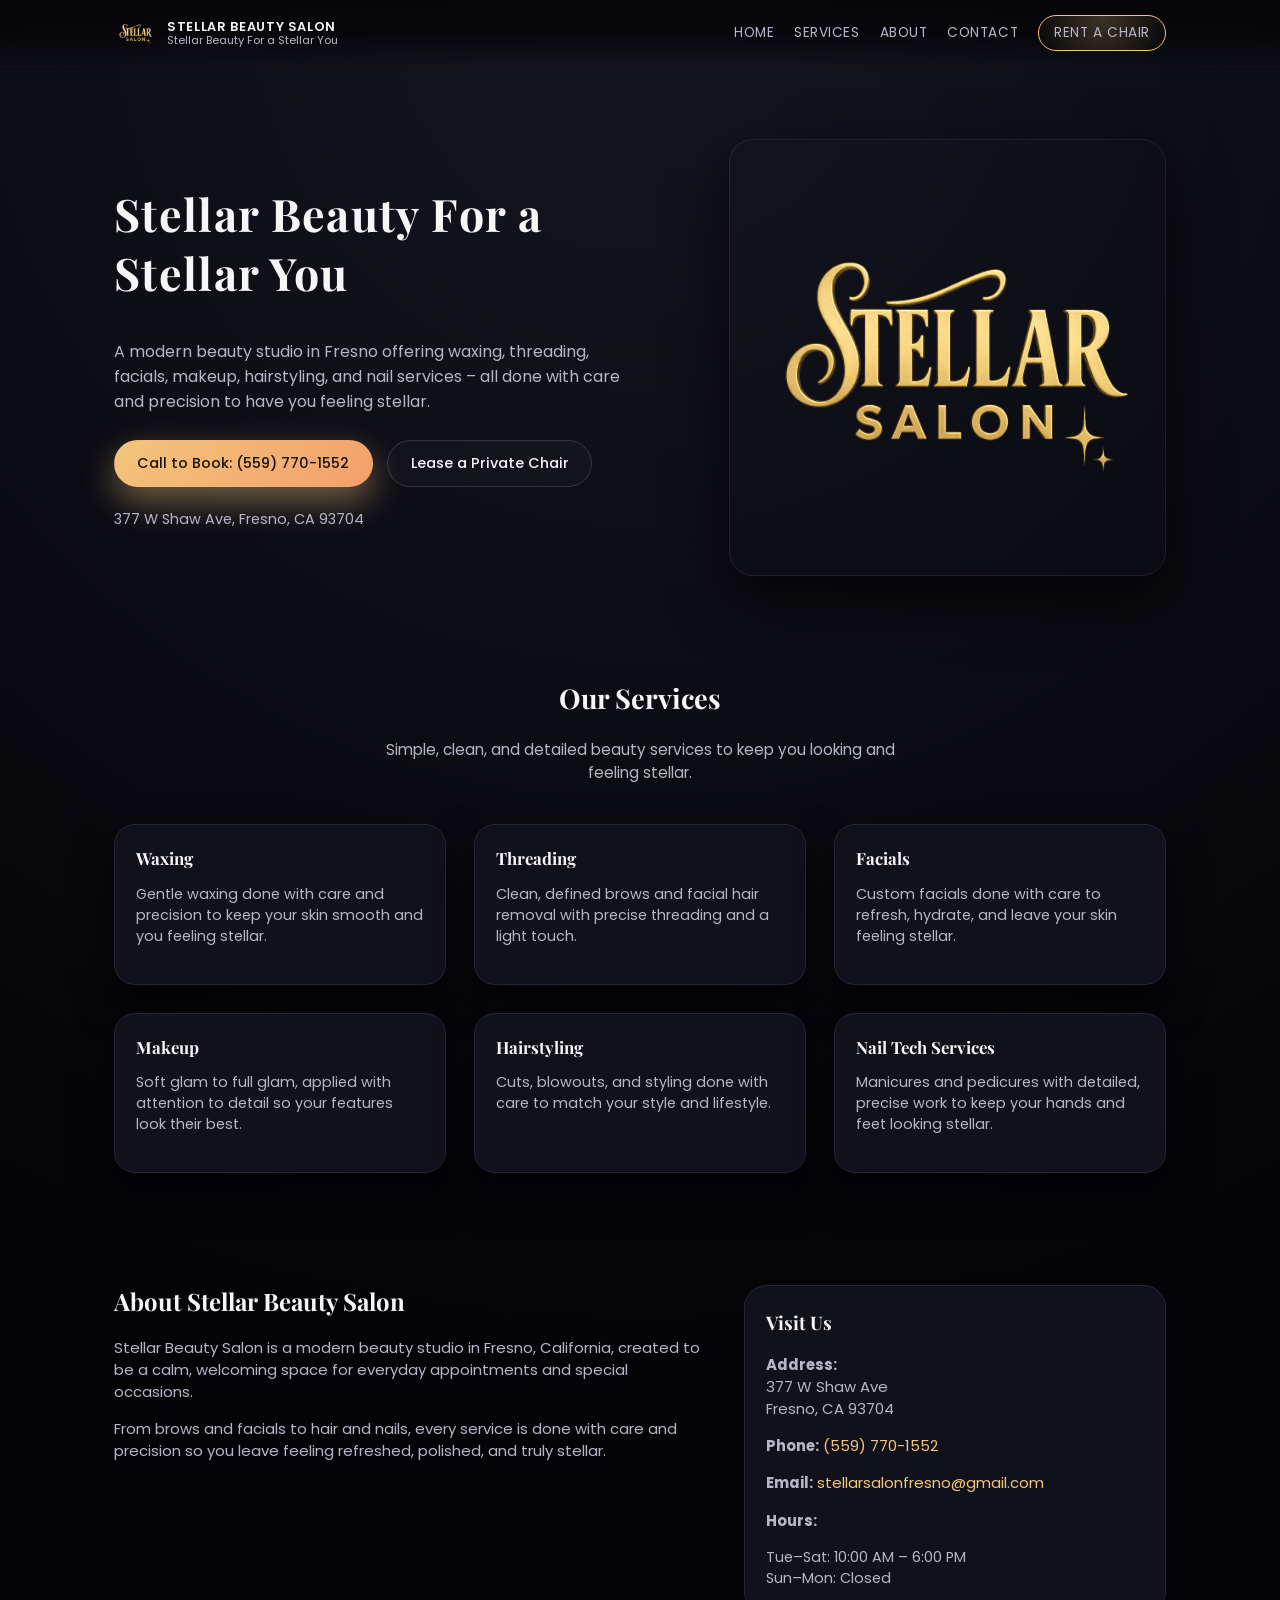
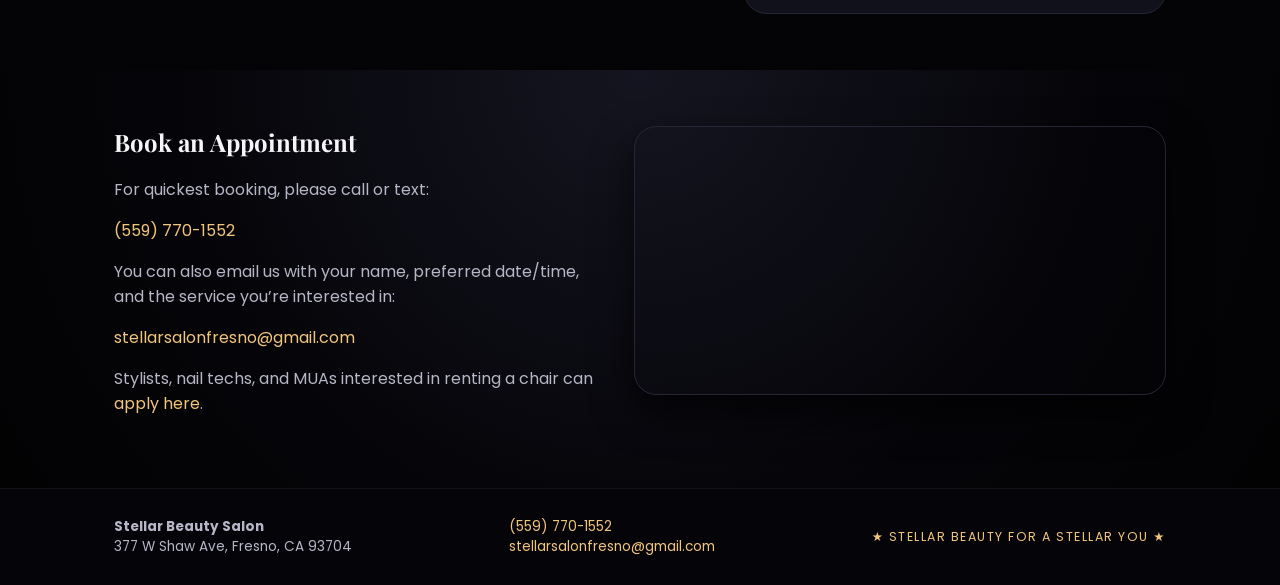
<file: index.html>
<!DOCTYPE html>
<html lang="en">
<head>
  <meta charset="UTF-8" />
  <title>Stellar Beauty Salon – Fresno, CA</title>
  <meta name="viewport" content="width=device-width, initial-scale=1" />
  <meta name="description" content="Stellar Beauty Salon in Fresno, CA offering waxing, threading, facials, makeup, hairstyling, and nail services. Stellar Beauty For a Stellar You." />
  <link rel="preconnect" href="https://fonts.googleapis.com">
  <link rel="preconnect" href="https://fonts.gstatic.com" crossorigin>
  <link href="https://fonts.googleapis.com/css2?family=Playfair+Display:wght@500;700&family=Poppins:wght@300;400;500;600&display=swap" rel="stylesheet">
  <link rel="stylesheet" href="styles.css" />
</head>
<body>
  <header class="site-header">
    <div class="container nav-container">
      <div class="logo">
        <img src="stellar-logo.png" alt="Stellar Salon logo" class="logo-image" />
        <div class="logo-text">
          <span class="logo-name">Stellar Beauty Salon</span>
          <span class="logo-tagline">Stellar Beauty For a Stellar You</span>
        </div>
      </div>
      <nav class="main-nav">
        <a href="#hero">Home</a>
        <a href="#services">Services</a>
        <a href="#about">About</a>
        <a href="#contact">Contact</a>
        <a href="rent-a-chair.html" class="nav-cta">Rent a Chair</a>
      </nav>
      <button class="nav-toggle" aria-label="Toggle navigation">
        ☰
      </button>
    </div>
  </header>

  <main>
    <!-- HERO -->
    <section id="hero" class="hero">
      <div class="container hero-inner">
        <div class="hero-content">
          <h1>Stellar Beauty For a Stellar You</h1>
          <p>
            A modern beauty studio in Fresno offering waxing, threading, facials, makeup, hairstyling, and nail services – all done with care and precision to have you feeling stellar.
          </p>
          <div class="hero-actions">
            <a href="tel:+15597701552" class="btn primary">Call to Book: (559) 770-1552</a>
            <a href="rent-a-chair.html" class="btn ghost">Lease a Private Chair</a>
          </div>
          <div class="hero-location">
            377 W Shaw Ave, Fresno, CA 93704
          </div>
        </div>
        <div class="hero-image">
          <div class="hero-photo primary-photo">
  <img src="stellar-logo.png" alt="Stellar Beauty Salon Logo" style="object-fit: contain; background: transparent;" />
</div>
        </div>
      </div>
    </section>

    <!-- SERVICES -->
    <section id="services" class="section">
      <div class="container">
        <div class="section-header">
          <h2>Our Services</h2>
          <p>Simple, clean, and detailed beauty services to keep you looking and feeling stellar.</p>
        </div>
        <div class="services-grid">
          <article class="service-card">
            <h3>Waxing</h3>
            <p>Gentle waxing done with care and precision to keep your skin smooth and you feeling stellar.</p>
          </article>
          <article class="service-card">
            <h3>Threading</h3>
            <p>Clean, defined brows and facial hair removal with precise threading and a light touch.</p>
          </article>
          <article class="service-card">
            <h3>Facials</h3>
            <p>Custom facials done with care to refresh, hydrate, and leave your skin feeling stellar.</p>
          </article>
          <article class="service-card">
            <h3>Makeup</h3>
            <p>Soft glam to full glam, applied with attention to detail so your features look their best.</p>
          </article>
          <article class="service-card">
            <h3>Hairstyling</h3>
            <p>Cuts, blowouts, and styling done with care to match your style and lifestyle.</p>
          </article>
          <article class="service-card">
            <h3>Nail Tech Services</h3>
            <p>Manicures and pedicures with detailed, precise work to keep your hands and feet looking stellar.</p>
          </article>
        </div>
      </div>
    </section>

    <!-- ABOUT -->
    <section id="about" class="section">
      <div class="container about-grid">
        <div>
          <h2>About Stellar Beauty Salon</h2>
          <p>
            Stellar Beauty Salon is a modern beauty studio in Fresno, California, created to be a calm, welcoming space for everyday appointments and special occasions.
          </p>
          <p>
            From brows and facials to hair and nails, every service is done with care and precision so you leave feeling refreshed, polished, and truly stellar.
          </p>
        </div>
        <div class="about-highlight">
          <h3>Visit Us</h3>
          <p><strong>Address:</strong><br>377 W Shaw Ave<br>Fresno, CA 93704</p>
          <p><strong>Phone:</strong> <a href="tel:+15597701552">(559) 770-1552</a></p>
          <p><strong>Email:</strong> <a href="mailto:stellarsalonfresno@gmail.com">stellarsalonfresno@gmail.com</a></p>
          <p class="about-hours-title"><strong>Hours:</strong></p>
          <ul class="hours-list">
            <li>Tue–Sat: 10:00 AM – 6:00 PM</li>
            <li>Sun–Mon: Closed</li>
          </ul>
        </div>
      </div>
    </section>

    <!-- CONTACT -->
    <section id="contact" class="section section-alt">
      <div class="container contact-grid">
        <div>
          <h2>Book an Appointment</h2>
          <p>
            For quickest booking, please call or text:
          </p>
          <p class="contact-highlight">
            <a href="tel:+15597701552">(559) 770-1552</a>
          </p>
          <p>
            You can also email us with your name, preferred date/time, and the service you’re interested in:
          </p>
          <p>
            <a href="mailto:stellarsalonfresno@gmail.com">stellarsalonfresno@gmail.com</a>
          </p>
          <p>
            Stylists, nail techs, and MUAs interested in renting a chair can
            <a href="rent-a-chair.html">apply here</a>.
          </p>
        </div>
        <div class="map-wrapper">
          <iframe
            title="Stellar Beauty Salon Location Map"
            loading="lazy"
            referrerpolicy="no-referrer-when-downgrade"
            src="https://www.google.com/maps?q=377+W+Shaw+Ave,+Fresno,+CA+93704&output=embed">
          </iframe>
        </div>
      </div>
    </section>
  </main>

  <footer class="site-footer">
    <div class="container footer-inner">
      <div>
        <strong>Stellar Beauty Salon</strong><br />
        377 W Shaw Ave, Fresno, CA 93704
      </div>
      <div>
        <a href="tel:+15597701552">(559) 770-1552</a><br />
        <a href="mailto:stellarsalonfresno@gmail.com">stellarsalonfresno@gmail.com</a>
      </div>
      <div class="footer-tagline">
        ★ Stellar Beauty For a Stellar You ★
      </div>
    </div>
  </footer>

  <script>
    // Simple mobile nav toggle
    const toggle = document.querySelector('.nav-toggle');
    const nav = document.querySelector('.main-nav');
    if (toggle && nav) {
      toggle.addEventListener('click', () => {
        nav.classList.toggle('nav-open');
      });
    }
  </script>
</body>
</html>
</file>
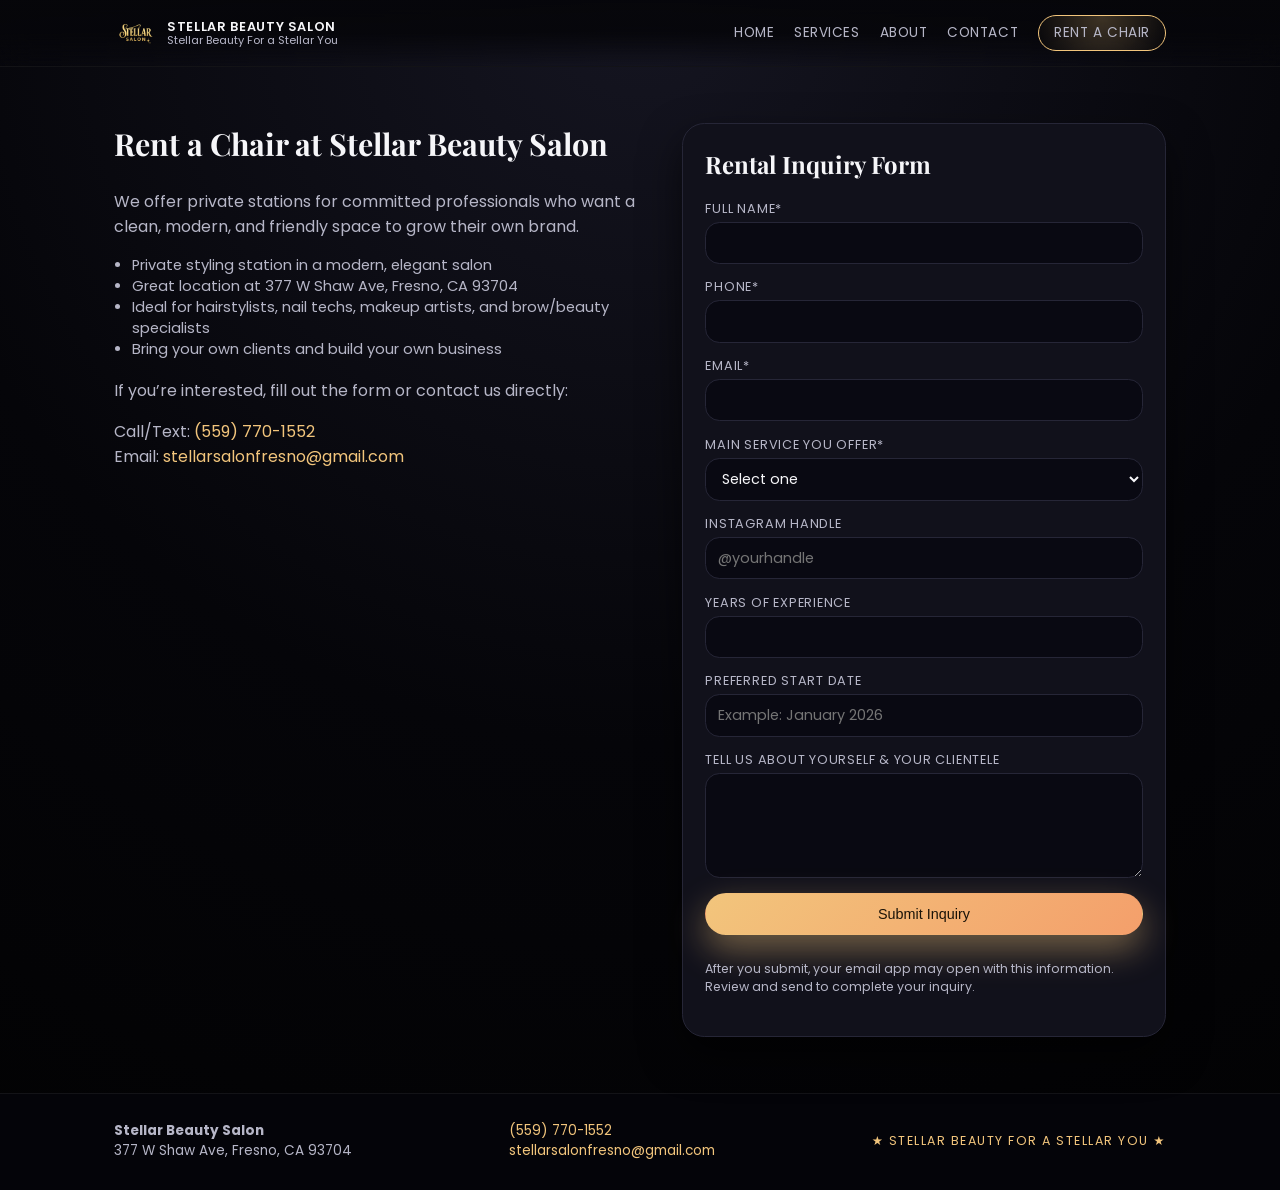
<file: rent-a-chair.html>
<!DOCTYPE html>
<html lang="en">
<head>
  <meta charset="UTF-8" />
  <title>Rent a Chair – Stellar Beauty Salon</title>
  <meta name="viewport" content="width=device-width, initial-scale=1" />
  <meta name="description" content="Apply to rent a chair at Stellar Beauty Salon in Fresno, CA. Private stations for hairstylists, nail techs, and makeup artists." />
  <link rel="preconnect" href="https://fonts.googleapis.com">
  <link rel="preconnect" href="https://fonts.gstatic.com" crossorigin>
  <link href="https://fonts.googleapis.com/css2?family=Playfair+Display:wght@500;700&family=Poppins:wght@300;400;500;600&display=swap" rel="stylesheet">
  <link rel="stylesheet" href="styles.css" />
</head>
<body>
  <header class="site-header">
    <div class="container nav-container">
      <div class="logo">
        <img src="stellar-logo.png" alt="Stellar Salon logo" class="logo-image" />
        <div class="logo-text">
          <span class="logo-name">Stellar Beauty Salon</span>
          <span class="logo-tagline">Stellar Beauty For a Stellar You</span>
        </div>
      </div>
      <nav class="main-nav">
        <a href="index.html#hero">Home</a>
        <a href="index.html#services">Services</a>
        <a href="index.html#about">About</a>
        <a href="index.html#contact">Contact</a>
        <a href="rent-a-chair.html" class="nav-cta">Rent a Chair</a>
      </nav>
      <button class="nav-toggle" aria-label="Toggle navigation">
        ☰
      </button>
    </div>
  </header>

  <main>
    <section class="section">
      <div class="container rent-grid">
        <div>
          <h1>Rent a Chair at Stellar Beauty Salon</h1>
          <p>
            We offer private stations for committed professionals who want a clean, modern, and friendly space to grow their own brand.
          </p>
          <ul class="rent-list">
            <li>Private styling station in a modern, elegant salon</li>
            <li>Great location at 377 W Shaw Ave, Fresno, CA 93704</li>
            <li>Ideal for hairstylists, nail techs, makeup artists, and brow/beauty specialists</li>
            <li>Bring your own clients and build your own business</li>
          </ul>
          <p>
            If you’re interested, fill out the form or contact us directly:
          </p>
          <p class="contact-highlight">
            Call/Text: <a href="tel:+15597701552">(559) 770-1552</a><br />
            Email: <a href="mailto:stellarsalonfresno@gmail.com">stellarsalonfresno@gmail.com</a>
          </p>
        </div>

        <div class="card">
          <h2>Rental Inquiry Form</h2>
          <form
            class="rent-form"
            action="mailto:stellarsalonfresno@gmail.com"
            method="post"
            enctype="text/plain"
          >
            <div class="form-group">
              <label for="name">Full Name*</label>
              <input type="text" id="name" name="Full Name" required />
            </div>
            <div class="form-group">
              <label for="phone">Phone*</label>
              <input type="tel" id="phone" name="Phone" required />
            </div>
            <div class="form-group">
              <label for="email">Email*</label>
              <input type="email" id="email" name="Email" required />
            </div>
            <div class="form-group">
              <label for="role">Main Service You Offer*</label>
              <select id="role" name="Main Service" required>
                <option value="">Select one</option>
                <option>Hairstylist</option>
                <option>Nail Tech</option>
                <option>Makeup Artist</option>
                <option>Waxing / Threading</option>
                <option>Esthetician / Facials</option>
                <option>Other Beauty Service</option>
              </select>
            </div>
            <div class="form-group">
              <label for="instagram">Instagram Handle</label>
              <input type="text" id="instagram" name="Instagram" placeholder="@yourhandle" />
            </div>
            <div class="form-group">
              <label for="experience">Years of Experience</label>
              <input type="text" id="experience" name="Years of Experience" />
            </div>
            <div class="form-group">
              <label for="start">Preferred Start Date</label>
              <input type="text" id="start" name="Preferred Start Date" placeholder="Example: January 2026" />
            </div>
            <div class="form-group">
              <label for="message">Tell us about yourself & your clientele</label>
              <textarea id="message" name="Message" rows="4"></textarea>
            </div>
            <button type="submit" class="btn primary full-width">
              Submit Inquiry
            </button>
            <p class="form-note">
              After you submit, your email app may open with this information.
              Review and send to complete your inquiry.
            </p>
          </form>
        </div>
      </div>
    </section>
  </main>

  <footer class="site-footer">
    <div class="container footer-inner">
      <div>
        <strong>Stellar Beauty Salon</strong><br />
        377 W Shaw Ave, Fresno, CA 93704
      </div>
      <div>
        <a href="tel:+15597701552">(559) 770-1552</a><br />
        <a href="mailto:stellarsalonfresno@gmail.com">stellarsalonfresno@gmail.com</a>
      </div>
      <div class="footer-tagline">
        ★ Stellar Beauty For a Stellar You ★
      </div>
    </div>
  </footer>

  <script>
    const toggle = document.querySelector('.nav-toggle');
    const nav = document.querySelector('.main-nav');
    if (toggle && nav) {
      toggle.addEventListener('click', () => {
        nav.classList.toggle('nav-open');
      });
    }
  </script>
</body>
</html>
</file>
<file: styles.css>
:root {
  --bg: #06060a;
  --bg-alt: #0d0d14;
  --card-bg: #11111b;
  --accent: #f2c57c;
  --accent-soft: rgba(242, 197, 124, 0.16);
  --text-main: #f6f6f9;
  --text-muted: #b6b6c7;
  --border-subtle: #262637;
}

/* Reset-ish */
*,
*::before,
*::after {
  box-sizing: border-box;
}

body {
  margin: 0;
  font-family: "Poppins", system-ui, -apple-system, BlinkMacSystemFont, sans-serif;
  background: radial-gradient(circle at top, #151521 0, #050509 55%, #020203 100%);
  color: var(--text-main);
  -webkit-font-smoothing: antialiased;
}

img {
  max-width: 100%;
  display: block;
}

a {
  color: var(--accent);
  text-decoration: none;
}

a:hover {
  text-decoration: underline;
}

h1,
h2,
h3 {
  font-family: "Playfair Display", "Times New Roman", serif;
  margin-top: 0;
}

/* Layout helpers */

.container {
  width: 100%;
  max-width: 1100px;
  margin: 0 auto;
  padding: 0 1.5rem;
}

/* Header / Nav */

.site-header {
  position: sticky;
  top: 0;
  z-index: 40;
  background: linear-gradient(to bottom, rgba(6,6,10,0.96), rgba(6,6,10,0.9), transparent);
  backdrop-filter: blur(18px);
  border-bottom: 1px solid rgba(255,255,255,0.05);
}

.nav-container {
  display: flex;
  align-items: center;
  justify-content: space-between;
  padding: 0.75rem 1.5rem;
}

.logo {
  display: flex;
  align-items: center;
  gap: 0.7rem;
}

.logo-mark {
  width: 32px;
  height: 32px;
  border-radius: 999px;
  border: 1px solid var(--accent);
  display: inline-flex;
  align-items: center;
  justify-content: center;
  font-size: 0.75rem;
  background: radial-gradient(circle at top, #f2c57c 0, #8a5a2c 50%, #0b0b10 100%);
  box-shadow: 0 0 18px rgba(242, 197, 124, 0.55);
}

.logo-text {
  display: flex;
  flex-direction: column;
  line-height: 1.1;
}

.logo-name {
  font-weight: 600;
  letter-spacing: 0.05em;
  text-transform: uppercase;
  font-size: 0.8rem;
}

.logo-tagline {
  font-size: 0.7rem;
  color: var(--text-muted);
}

.main-nav {
  display: flex;
  gap: 1.25rem;
  align-items: center;
  font-size: 0.85rem;
}

.main-nav a {
  color: var(--text-muted);
  text-decoration: none;
  letter-spacing: 0.04em;
  text-transform: uppercase;
}

.main-nav a:hover {
  color: var(--accent);
}

.nav-cta {
  padding: 0.45rem 0.95rem;
  border-radius: 999px;
  border: 1px solid var(--accent);
  background: radial-gradient(circle at top, rgba(242,197,124,0.24), rgba(6,6,10,0.9));
  color: var(--text-main);
}

.nav-toggle {
  display: none;
  background: transparent;
  border: none;
  color: var(--text-main);
  font-size: 1.25rem;
}

/* Hero */

.hero {
  padding: 4.5rem 0 3rem;
}

.hero-inner {
  display: grid;
  grid-template-columns: minmax(0, 1.3fr) minmax(0, 1fr);
  gap: 3rem;
  align-items: center;
}

.hero-content h1 {
  font-size: clamp(2.2rem, 4vw, 2.8rem);
  letter-spacing: 0.03em;
}

.hero-content p {
  margin-top: 1rem;
  color: var(--text-muted);
  max-width: 32rem;
}

.hero-actions {
  display: flex;
  flex-wrap: wrap;
  gap: 0.9rem;
  margin-top: 1.6rem;
}

.hero-location {
  margin-top: 1.4rem;
  font-size: 0.9rem;
  color: var(--text-muted);
}

/* Buttons */

.btn {
  display: inline-flex;
  align-items: center;
  justify-content: center;
  padding: 0.75rem 1.4rem;
  border-radius: 999px;
  border: 1px solid transparent;
  font-size: 0.9rem;
  font-weight: 500;
  cursor: pointer;
  text-decoration: none;
  transition: transform 0.12s ease, box-shadow 0.12s ease, background 0.12s ease, border-color 0.12s ease;
}

.btn.primary {
  background: linear-gradient(135deg, #f2c57c, #f49f6b);
  color: #1a1308;
  box-shadow: 0 14px 35px rgba(242, 197, 124, 0.45);
}

.btn.primary:hover {
  transform: translateY(-1px);
  box-shadow: 0 18px 45px rgba(242, 197, 124, 0.6);
}

.btn.ghost {
  background: rgba(255,255,255,0.02);
  border-color: rgba(255,255,255,0.14);
  color: var(--text-main);
}

.btn.ghost:hover {
  border-color: var(--accent);
  background: rgba(255,255,255,0.04);
}

.btn.full-width {
  width: 100%;
}

/* Hero image */

.hero-image {
  position: relative;
  display: grid;
  gap: 1.5rem;
}

.hero-photo {
  border-radius: 1.5rem;
  overflow: hidden;
  border: 1px solid rgba(255,255,255,0.08);
  box-shadow: 0 22px 60px rgba(0,0,0,0.75);
}

.hero-photo img {
  width: 100%;
  height: auto;
  object-fit: contain !important;
}

.secondary-photo {
  max-width: 72%;
  justify-self: flex-end;
  margin-top: -2.75rem;
}

/* Sections */

.section {
  padding: 3.5rem 0;
}

.section-alt {
  background: radial-gradient(circle at top, #151521 0, #050509 60%, #020203 100%);
}

.section-header {
  text-align: center;
  max-width: 34rem;
  margin: 0 auto 2.5rem;
}

.section-header h2 {
  font-size: 1.7rem;
}

.section-header p {
  color: var(--text-muted);
  font-size: 0.95rem;
}

/* Services */

.services-grid {
  display: grid;
  grid-template-columns: repeat(3, minmax(0, 1fr));
  gap: 1.75rem;
}

.service-card {
  background: var(--card-bg);
  border-radius: 1.3rem;
  padding: 1.4rem 1.3rem;
  border: 1px solid var(--border-subtle);
  box-shadow: 0 18px 40px rgba(0,0,0,0.6);
}

.service-card h3 {
  font-size: 1.05rem;
  margin-bottom: 0.5rem;
}

.service-card p {
  font-size: 0.9rem;
  color: var(--text-muted);
}

/* Gallery */

.gallery-grid {
  display: grid;
  grid-template-columns: repeat(3, minmax(0, 1fr));
  gap: 1rem;
}

.gallery-grid img {
  border-radius: 1.1rem;
  border: 1px solid rgba(255,255,255,0.06);
  height: 180px;
  object-fit: cover;
}

.gallery-note {
  margin-top: 1.5rem;
  font-size: 0.8rem;
  color: var(--text-muted);
  text-align: center;
}

/* About */

.about-grid {
  display: grid;
  grid-template-columns: minmax(0, 1.4fr) minmax(0, 1fr);
  gap: 2.5rem;
}

.about-grid p {
  color: var(--text-muted);
  font-size: 0.93rem;
}

.about-highlight {
  background: var(--card-bg);
  border-radius: 1.4rem;
  padding: 1.5rem 1.3rem;
  border: 1px solid var(--border-subtle);
}

.about-hours-title {
  margin-top: 1rem;
}

.hours-list {
  list-style: none;
  padding: 0;
  margin: 0.4rem 0 0;
  font-size: 0.9rem;
  color: var(--text-muted);
}

/* Contact */

.contact-grid {
  display: grid;
  grid-template-columns: minmax(0, 1.1fr) minmax(0, 1.2fr);
  gap: 2rem;
  align-items: flex-start;
}

.contact-grid p {
  color: var(--text-muted);
}

.contact-highlight {
  font-size: 1rem;
}

.map-wrapper {
  border-radius: 1.4rem;
  overflow: hidden;
  border: 1px solid var(--border-subtle);
  box-shadow: 0 18px 40px rgba(0,0,0,0.7);
}

.map-wrapper iframe {
  width: 100%;
  height: 260px;
  border: 0;
}

/* Rent a Chair page */

.rent-grid {
  display: grid;
  grid-template-columns: minmax(0, 1.2fr) minmax(0, 1.1fr);
  gap: 2.5rem;
  align-items: flex-start;
}

.rent-grid h1 {
  font-size: 1.9rem;
}

.rent-grid p {
  color: var(--text-muted);
}

.rent-list {
  list-style: disc;
  padding-left: 1.1rem;
  margin: 1rem 0 1.1rem;
  color: var(--text-muted);
  font-size: 0.92rem;
}

.card {
  background: var(--card-bg);
  border-radius: 1.4rem;
  padding: 1.5rem 1.4rem 1.7rem;
  border: 1px solid var(--border-subtle);
  box-shadow: 0 18px 40px rgba(0,0,0,0.6);
}

/* Form */

.rent-form {
  display: flex;
  flex-direction: column;
  gap: 0.9rem;
}

.form-group {
  display: flex;
  flex-direction: column;
  gap: 0.25rem;
}

.form-group label {
  font-size: 0.8rem;
  letter-spacing: 0.06em;
  text-transform: uppercase;
  color: var(--text-muted);
}

.form-group input,
.form-group select,
.form-group textarea {
  border-radius: 0.9rem;
  border: 1px solid #262637;
  background: #090912;
  padding: 0.6rem 0.7rem;
  font-size: 0.9rem;
  color: var(--text-main);
  font-family: inherit;
}

.form-group input:focus,
.form-group select:focus,
.form-group textarea:focus {
  outline: none;
  border-color: var(--accent);
  box-shadow: 0 0 0 1px rgba(242, 197, 124, 0.5);
}

.form-note {
  margin-top: 0.7rem;
  font-size: 0.78rem;
  color: var(--text-muted);
}

/* Footer */

.site-footer {
  border-top: 1px solid rgba(255,255,255,0.06);
  padding: 1.7rem 0 1.8rem;
  background: #040409;
}

.footer-inner {
  display: flex;
  align-items: center;
  justify-content: space-between;
  gap: 1.5rem;
  font-size: 0.85rem;
  color: var(--text-muted);
}

.footer-tagline {
  font-size: 0.78rem;
  letter-spacing: 0.12em;
  text-transform: uppercase;
  color: var(--accent);
}

/* Responsive */

@media (max-width: 900px) {
  .hero-inner,
  .services-grid,
  .gallery-grid,
  .about-grid,
  .contact-grid,
  .rent-grid {
    grid-template-columns: minmax(0, 1fr);
  }

  .secondary-photo {
    max-width: 80%;
    justify-self: flex-start;
    margin-top: 0.5rem;
  }

  .services-grid {
    grid-template-columns: repeat(2, minmax(0, 1fr));
  }

  .gallery-grid {
    grid-template-columns: repeat(2, minmax(0, 1fr));
  }
}

@media (max-width: 720px) {
  .nav-container {
    padding-inline: 1rem;
  }

  .main-nav {
    position: absolute;
    top: 60px;
    right: 1rem;
    background: #06060f;
    border-radius: 1rem;
    padding: 0.7rem 1rem;
    flex-direction: column;
    align-items: flex-start;
    gap: 0.7rem;
    border: 1px solid rgba(255,255,255,0.08);
    display: none;
  }

  .main-nav.nav-open {
    display: flex;
  }

  .nav-toggle {
    display: block;
  }

  .hero {
    padding-top: 3rem;
  }

  .services-grid,
  .gallery-grid {
    grid-template-columns: minmax(0, 1fr);
  }

  .footer-inner {
    flex-direction: column;
    align-items: flex-start;
  }
}
/* Header / Nav */

.site-header {
  position: sticky;
  top: 0;
  z-index: 40;
  background: linear-gradient(to bottom, rgba(6,6,10,0.96), rgba(6,6,10,0.9), transparent);
  backdrop-filter: blur(18px);
  border-bottom: 1px solid rgba(255,255,255,0.05);
}

.nav-container {
  display: flex;
  align-items: center;
  justify-content: space-between;
  padding: 0.75rem 1.5rem;
}

.logo {
  display: flex;
  align-items: center;
  gap: 0.7rem;
}

.logo-image {
  height: 42px;
  width: auto;
}

.logo-text {
  display: flex;
  flex-direction: column;
  line-height: 1.1;
}

.logo-name {
  font-weight: 600;
  letter-spacing: 0.05em;
  text-transform: uppercase;
  font-size: 0.8rem;
}

.logo-tagline {
  font-size: 0.7rem;
  color: var(--text-muted);
}
</file>
